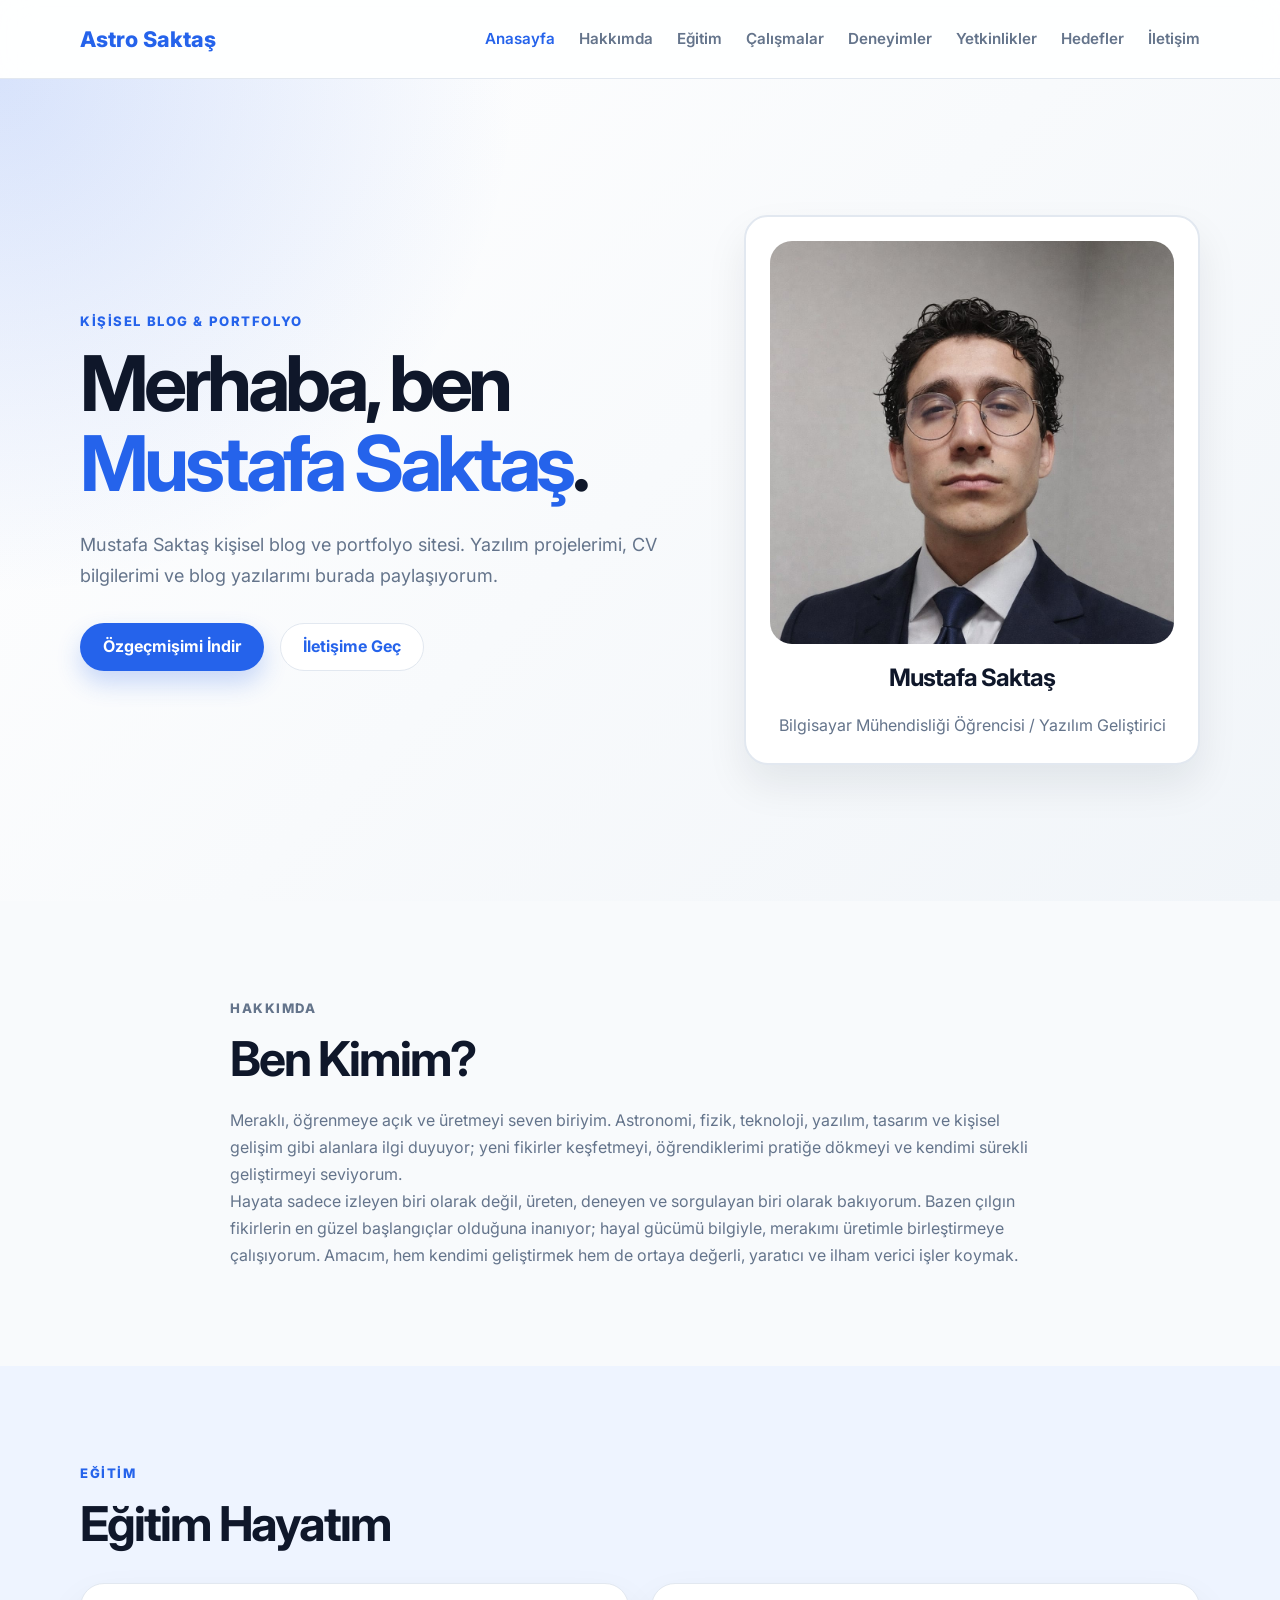
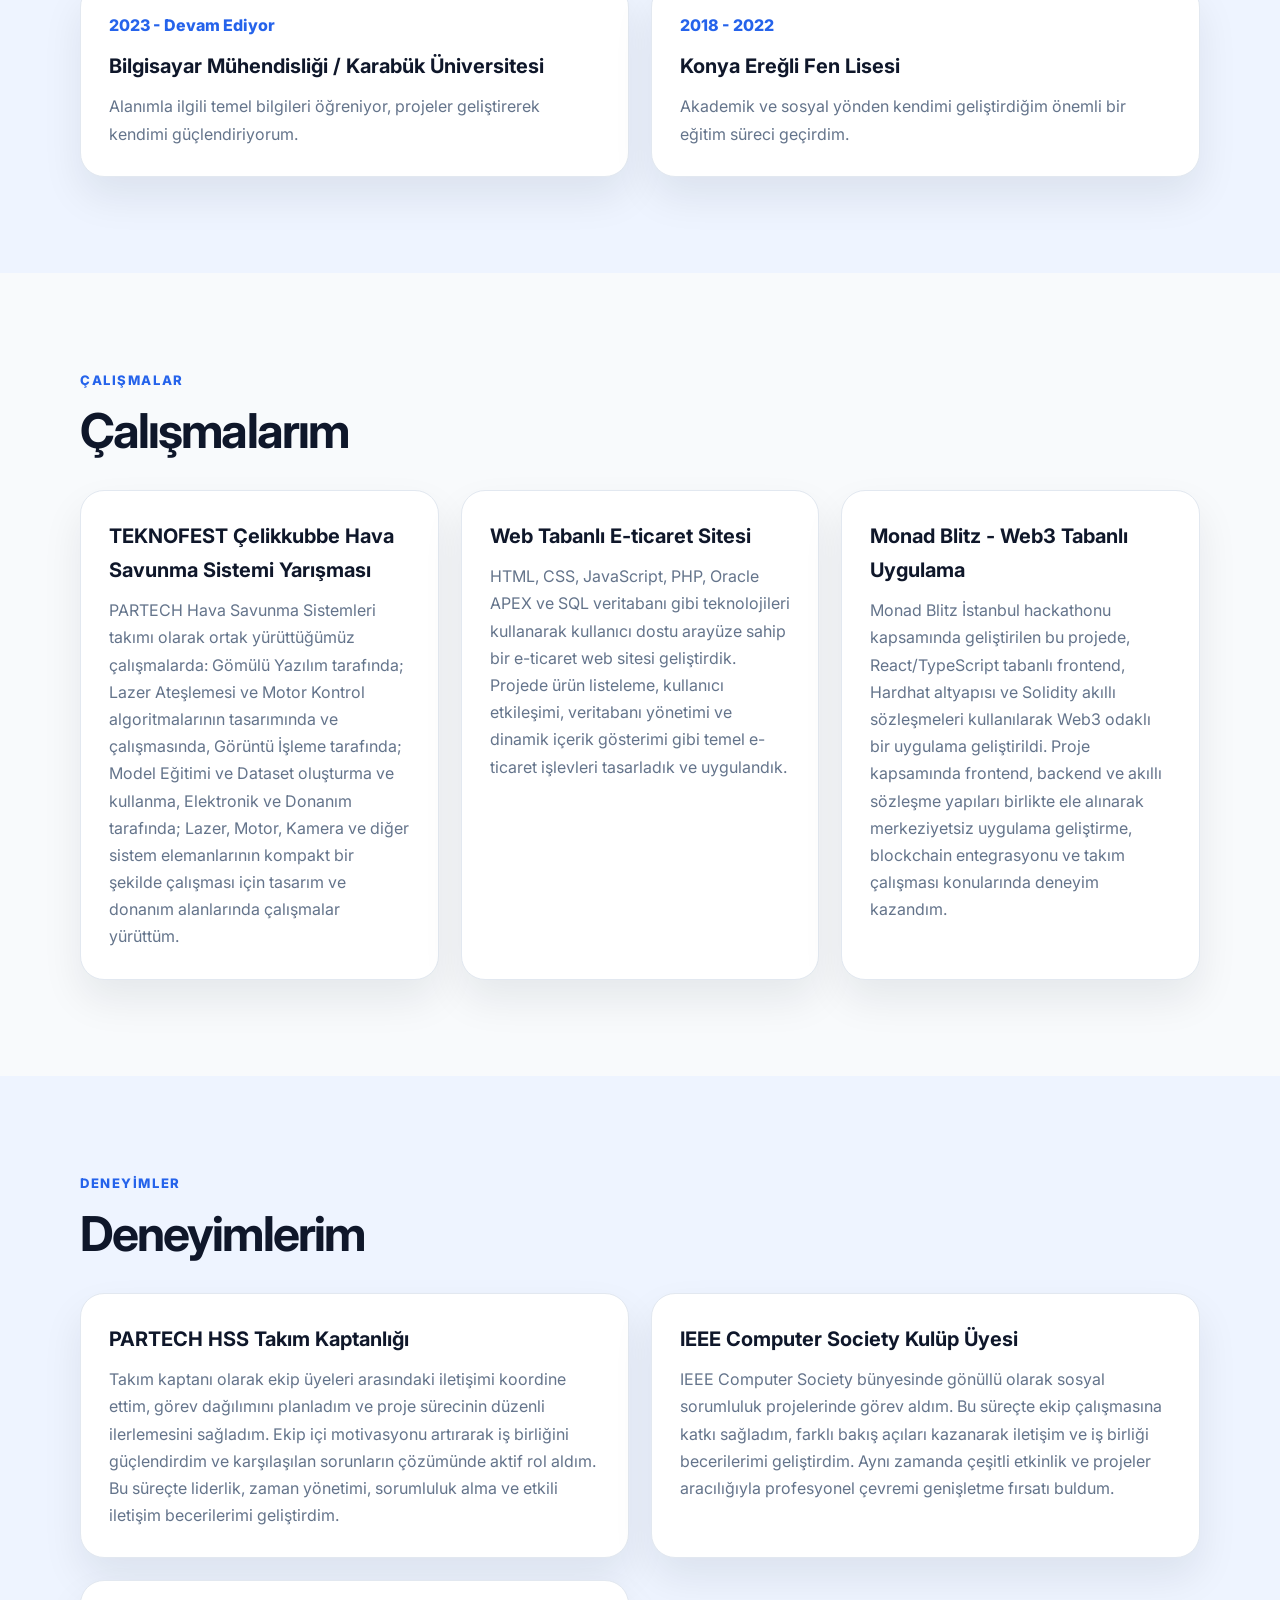
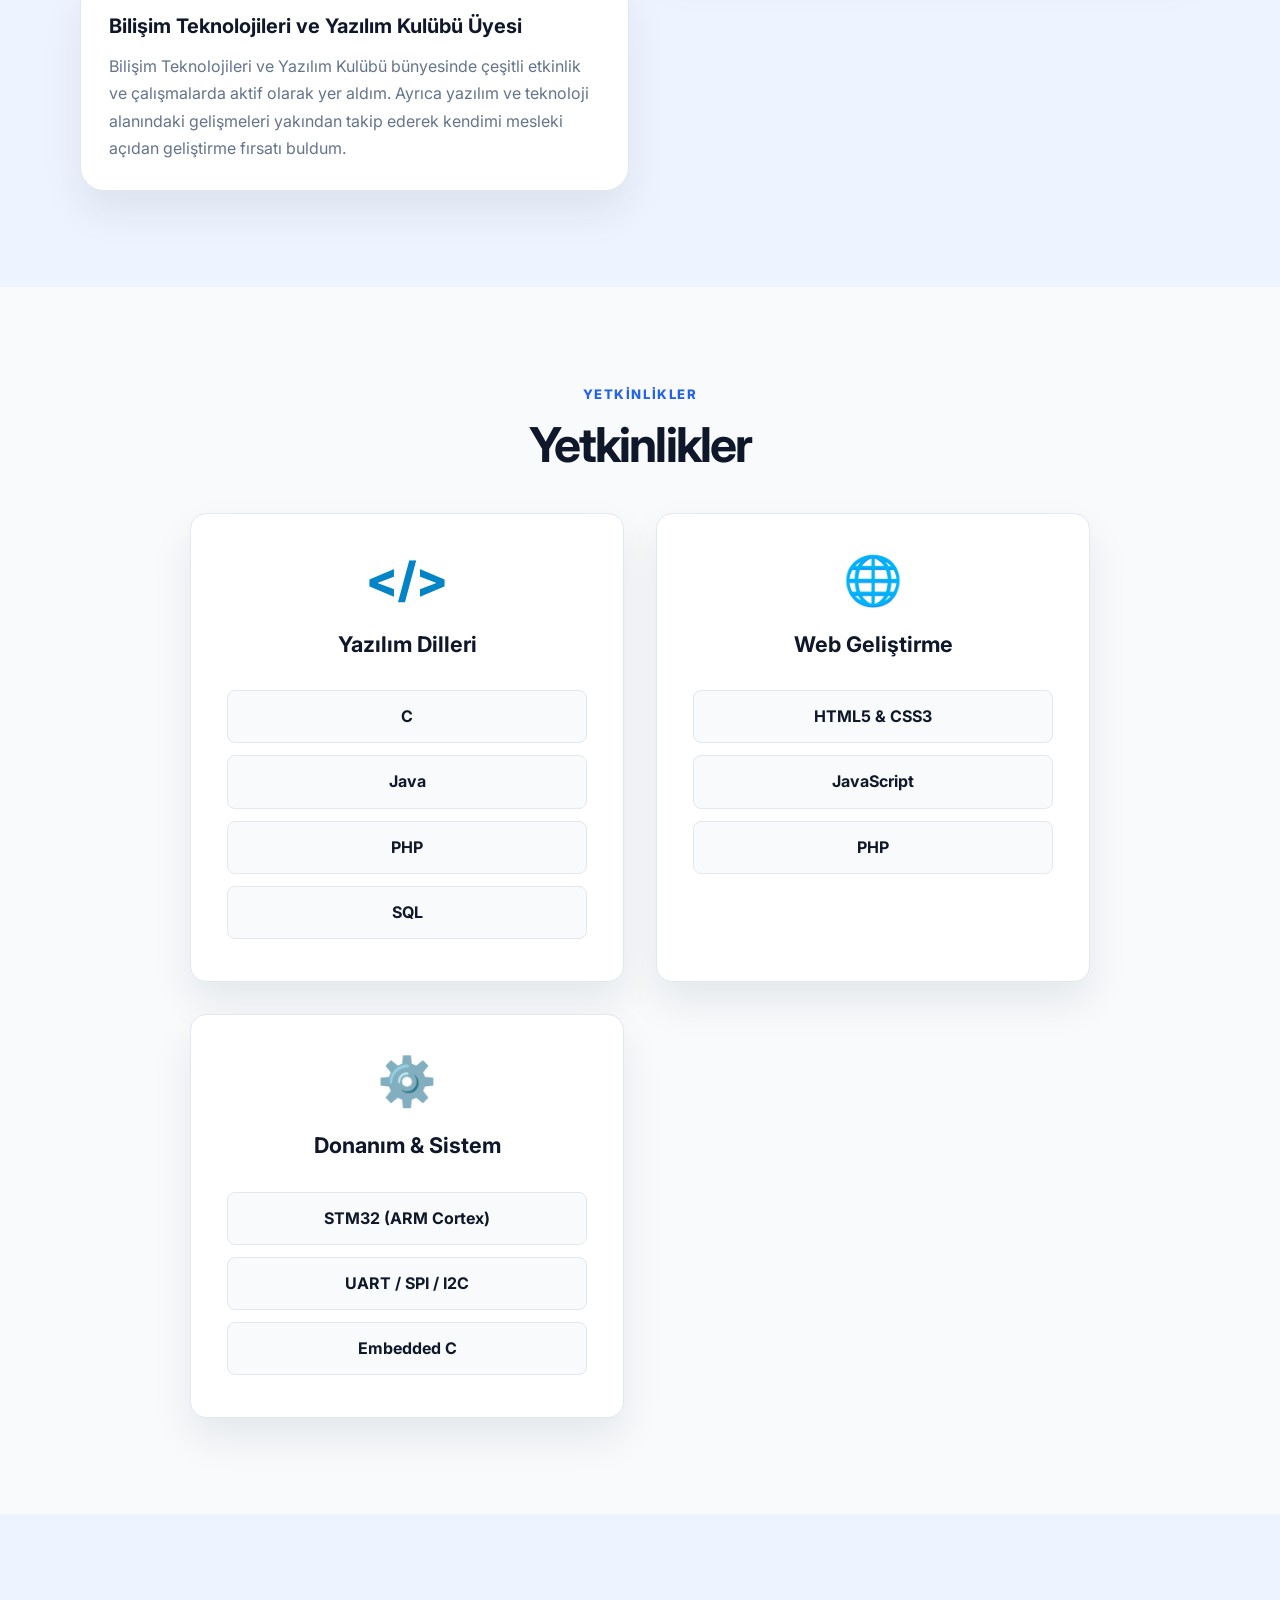
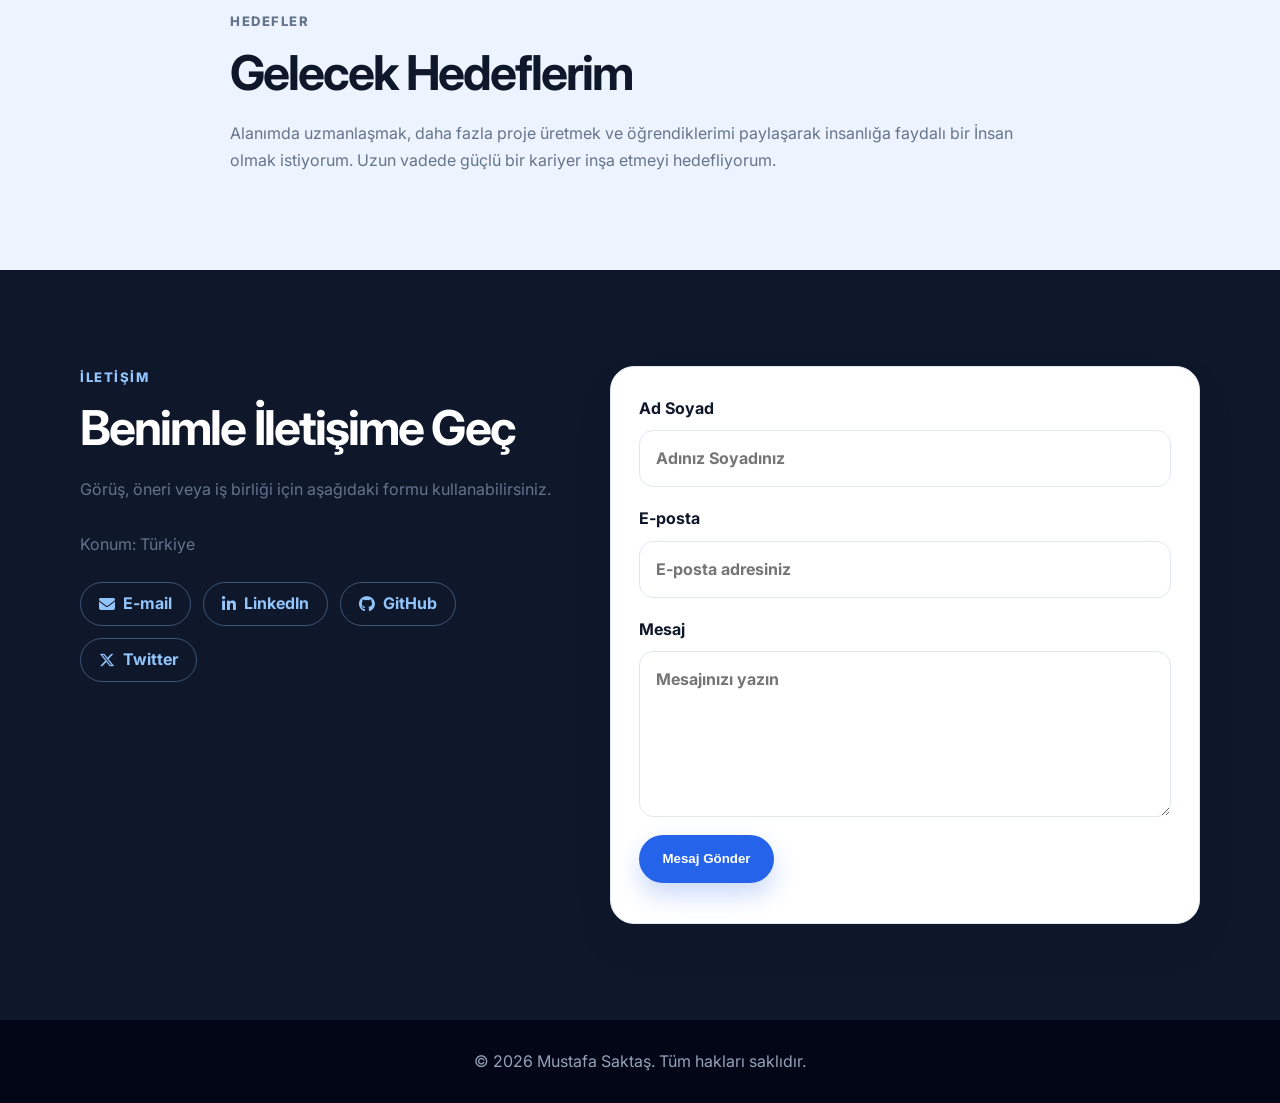
<file: index.html>
<!DOCTYPE html>
<html lang="tr">

<head>
  <meta charset="UTF-8" />
  <meta name="viewport" content="width=device-width, initial-scale=1.0" />

  <title>Mustafa Saktaş | Kişisel Blog ve Portfolyo</title>

  <meta
    name="description"
    content="Mustafa Saktaş'ın kişisel blog ve portfolyo sitesi. Yazılım projeleri, CV, iletişim bilgileri ve kişisel yazıları."
  />
  <meta name="author" content="Mustafa Saktaş" />
  <meta
    name="keywords"
    content="Saktaş, Saktas, Saktaş Site, Saktas Site, Saktaş Website, Saktas Website, Mustafa Saktaş, Mustafa Saktas, MustafaSaktas, MustafaSaktaş, Msaktaş, Msaktas, Mustafa Saktaş blog, Mustafa Saktaş portfolyo, Mustafa Saktaş CV, Astro Saktaş, AstroSaktaş, Astro Saktas, AstroSaktas, yazılım geliştirici, kişisel web sitesi"
  />

  <link rel="canonical" href="https://mustafasaktas.github.io/" />

  <link rel="icon" type="image/png" sizes="512x512" href="assets/img/SaktasFavicon.png" />
  <link rel="apple-touch-icon" sizes="180x180" href="assets/img/SaktasFavicon.png" />
  <link rel="icon" type="image/png" sizes="64x64" href="assets/img/SaktasFavicon.png">
  <link rel="icon" type="image/png" sizes="32x32" href="assets/img/SaktasFavicon.png">
  <link rel="icon" type="image/png" sizes="16x16" href="assets/img/SaktasFavicon.png">
  
  <link rel="stylesheet" href="https://cdnjs.cloudflare.com/ajax/libs/font-awesome/6.5.1/css/all.min.css">

  <meta property="og:title" content="Mustafa Saktaş | Kişisel Blog ve Portfolyo" />
  <meta
    property="og:description"
    content="Mustafa Saktaş'ın kişisel blog ve portfolyo sitesi. Yazılım projeleri, CV, iletişim bilgileri ve kişisel yazıları."
  />
  <meta property="og:url" content="https://mustafasaktas.github.io/" />
  <meta property="og:type" content="website" />
  <meta property="og:site_name" content="Mustafa Saktaş" />

  <script type="application/ld+json">
    {
      "@context": "https://schema.org",
      "@type": "Person",
      "name": "Mustafa Saktaş",
      "alternateName": "Mustafa Saktas",
      "url": "https://mustafasaktas.github.io/",
      "sameAs": [
        "https://github.com/MustafaSaktas",
        "https://www.linkedin.com/in/msaktas/"
      ],
      "jobTitle": "Bilgisayar Mühendisi | Yazılım Geliştirici"
    }
  </script>

  <link rel="stylesheet" href="style.css" />

  <link rel="preconnect" href="https://fonts.googleapis.com" />
  <link rel="preconnect" href="https://fonts.gstatic.com" crossorigin />
  <link
    href="https://fonts.googleapis.com/css2?family=Inter:wght@400;500;600;700;800&display=swap"
    rel="stylesheet"
  />
</head>

<body>
  <header class="site-header">
    <nav class="navbar container">
      <a href="#anasayfa" class="logo">Astro Saktaş</a>

      <button class="menu-btn" id="menuBtn" aria-label="Menüyü Aç/Kapat">
        <span></span>
        <span></span>
        <span></span>
      </button>

      <ul class="nav-links" id="navLinks">
        <li><a href="#anasayfa">Anasayfa</a></li>
        <li><a href="#hakkimda">Hakkımda</a></li>
        <li><a href="#egitim">Eğitim</a></li>
        <li><a href="#calismalar">Çalışmalar</a></li>
        <li><a href="#deneyimler">Deneyimler</a></li>
        <li><a href="#yetkinlikler">Yetkinlikler</a></li>
        <li><a href="#hedefler">Hedefler</a></li>
        <li><a href="#iletisim">İletişim</a></li>
      </ul>
    </nav>
  </header>

  <main>
    <section id="anasayfa" class="hero section">
      <div class="container hero-grid">
        <div class="hero-content reveal">
          <p class="eyebrow">Kişisel Blog & Portfolyo</p>
          <h1>Merhaba, ben <span>Mustafa Saktaş</span>.</h1>
          <p class="hero-text">
            Mustafa Saktaş kişisel blog ve portfolyo sitesi. Yazılım projelerimi,
            CV bilgilerimi ve blog yazılarımı burada paylaşıyorum.
          </p>
          <div class="hero-actions"> 
            <a href="assets/files/CV_Mustafa_Saktaş.pdf" class="btn primary" download>Özgeçmişimi İndir</a>
            <a href="#iletisim" class="btn secondary">İletişime Geç</a>
          </div>
        </div>

        <div class="profile-card reveal">
          <img src="assets/img/MustafaSaktas0.jpeg" alt="Mustafa Saktaş profil fotoğrafı" class="profile-img" />
          <div class="profile-info">
            <h2>Mustafa Saktaş</h2>
            <p>Bilgisayar Mühendisliği Öğrencisi / Yazılım Geliştirici</p>
          </div>
        </div>
      </div>
    </section>

    <section id="hakkimda" class="section">
      <div class="container narrow reveal">
        <p class="section-label">Hakkımda</p>
        <h2>Ben Kimim?</h2>
        <p>
          Meraklı, öğrenmeye açık ve üretmeyi seven biriyim. Astronomi, fizik, teknoloji, yazılım, tasarım ve kişisel gelişim gibi alanlara ilgi duyuyor; yeni fikirler keşfetmeyi, öğrendiklerimi pratiğe dökmeyi ve kendimi sürekli geliştirmeyi seviyorum.
        </p>
        <p> 
          Hayata sadece izleyen biri olarak değil, üreten, deneyen ve sorgulayan biri olarak bakıyorum. Bazen çılgın fikirlerin en güzel başlangıçlar olduğuna inanıyor; hayal gücümü bilgiyle, merakımı üretimle birleştirmeye çalışıyorum. Amacım, hem kendimi geliştirmek hem de ortaya değerli, yaratıcı ve ilham verici işler koymak.
        </p>
      </div>
    </section>

    <section id="egitim" class="section alt-bg">
      <div class="container reveal">
        <p class="section-label">Eğitim</p>
        <h2>Eğitim Hayatım</h2>
        <div class="timeline">
          <article class="timeline-item">
            <span>2023 - Devam Ediyor</span>
            <h3>Bilgisayar Mühendisliği / Karabük Üniversitesi</h3>
            <p>Alanımla ilgili temel bilgileri öğreniyor, projeler geliştirerek kendimi güçlendiriyorum.</p>
          </article>
          <article class="timeline-item">
            <span>2018 - 2022</span>
            <h3>Konya Ereğli Fen Lisesi</h3>
            <p>Akademik ve sosyal yönden kendimi geliştirdiğim önemli bir eğitim süreci geçirdim.</p>
          </article>
        </div>
      </div>
    </section>

    <section id="calismalar" class="section">
      <div class="container reveal">
        <p class="section-label">Çalışmalar</p>
        <h2>Çalışmalarım</h2>
        <div class="cards">
          <article class="card">
            <h3>TEKNOFEST Çelikkubbe Hava Savunma Sistemi Yarışması</h3>
            <p>PARTECH Hava Savunma Sistemleri takımı olarak ortak yürüttüğümüz çalışmalarda:
Gömülü Yazılım tarafında; Lazer Ateşlemesi ve Motor Kontrol algoritmalarının tasarımında ve çalışmasında,
Görüntü İşleme tarafında; Model Eğitimi ve Dataset oluşturma ve kullanma,
Elektronik ve Donanım tarafında; Lazer, Motor, Kamera ve diğer sistem elemanlarının kompakt bir şekilde çalışması için tasarım ve donanım alanlarında çalışmalar yürüttüm.</p>
          </article>
          <article class="card">
            <h3>Web Tabanlı E-ticaret Sitesi</h3>
            <p>HTML, CSS, JavaScript, PHP, Oracle APEX ve SQL veritabanı gibi teknolojileri kullanarak kullanıcı dostu arayüze sahip bir e-ticaret web sitesi geliştirdik. Projede ürün listeleme, kullanıcı etkileşimi, veritabanı yönetimi ve dinamik içerik gösterimi gibi temel e-ticaret işlevleri tasarladık ve uygulandık. </p>
          </article>
          <article class="card">
            <h3>Monad Blitz - Web3 Tabanlı Uygulama</h3>
            <p>Monad Blitz İstanbul hackathonu kapsamında geliştirilen bu projede, React/TypeScript tabanlı frontend, Hardhat altyapısı ve Solidity akıllı sözleşmeleri kullanılarak Web3 odaklı bir uygulama geliştirildi. Proje kapsamında frontend, backend ve akıllı sözleşme yapıları birlikte ele alınarak merkeziyetsiz uygulama geliştirme, blockchain entegrasyonu ve takım çalışması konularında deneyim kazandım.</p>
          </article>
        </div>
      </div>
    </section>

    <section id="deneyimler" class="section alt-bg">
      <div class="container reveal">
        <p class="section-label">Deneyimler</p>
        <h2>Deneyimlerim</h2>
        <div class="experience-list">
          <article>
            <h3>PARTECH HSS Takım Kaptanlığı</h3>
            <p>Takım kaptanı olarak ekip üyeleri arasındaki iletişimi koordine ettim, görev dağılımını planladım ve proje sürecinin düzenli ilerlemesini sağladım. Ekip içi motivasyonu artırarak iş birliğini güçlendirdim ve karşılaşılan sorunların çözümünde aktif rol aldım. Bu süreçte liderlik, zaman yönetimi, sorumluluk alma ve etkili iletişim becerilerimi geliştirdim.</p>
          </article>
          <article>
            <h3>IEEE Computer Society Kulüp Üyesi</h3>
            <p>IEEE Computer Society bünyesinde gönüllü olarak sosyal sorumluluk projelerinde görev aldım. Bu süreçte ekip çalışmasına katkı sağladım, farklı bakış açıları kazanarak iletişim ve iş birliği becerilerimi geliştirdim. Aynı zamanda çeşitli etkinlik ve projeler aracılığıyla profesyonel çevremi genişletme fırsatı buldum.</p>
          </article>
          <article>
            <h3>Bilişim Teknolojileri ve Yazılım Kulübü Üyesi</h3>
            <p>Bilişim Teknolojileri ve Yazılım Kulübü bünyesinde çeşitli etkinlik ve çalışmalarda aktif olarak yer aldım. Ayrıca yazılım ve teknoloji alanındaki gelişmeleri yakından takip ederek kendimi mesleki açıdan geliştirme fırsatı buldum.</p>
          </article>
        </div>
      </div>
    </section>

    <section id="yetkinlikler" class="section skills-section">
      <div class="container reveal">
        <p class="section-label">Yetkinlikler</p>
        <h2>Yetkinlikler</h2>
      
        <div class="skills-grid">
          <article class="skill-card">
            <div class="skill-icon">&lt;/&gt;</div>
            <h3>Yazılım Dilleri</h3>
          
            <div class="skill-list">
              <span>C</span>
              <span>Java</span>
              <span>PHP</span>
              <span>SQL</span>
            </div>
          </article>
        
          <article class="skill-card">
            <div class="skill-icon">🌐</div>
            <h3>Web Geliştirme</h3>
          
            <div class="skill-list">
              <span>HTML5 & CSS3</span>
              <span>JavaScript</span>
              <span>PHP</span>
            </div>
          </article>
        
          <article class="skill-card">
            <div class="skill-icon">⚙️</div>
            <h3>Donanım & Sistem</h3>
          
            <div class="skill-list">
              <span>STM32 (ARM Cortex)</span>
              <span>UART / SPI / I2C</span>
              <span>Embedded C</span>
            </div>
          </article>
        </div>
      </div>
    </section>

    <section id="hedefler" class="section alt-bg">
      <div class="container narrow reveal">
        <p class="section-label">Hedefler</p>
        <h2>Gelecek Hedeflerim</h2>
        <p>
          Alanımda uzmanlaşmak, daha fazla proje üretmek ve öğrendiklerimi paylaşarak insanlığa faydalı bir İnsan olmak istiyorum. Uzun vadede güçlü bir kariyer inşa etmeyi hedefliyorum.
        </p>
      </div>
    </section>

    <section id="iletisim" class="section contact-section">
      <div class="container contact-grid reveal">
        <div>
          <p class="section-label">İletişim</p>
          <h2>Benimle İletişime Geç</h2>
          <p>Görüş, öneri veya iş birliği için aşağıdaki formu kullanabilirsiniz.</p>
          <div class="contact-info">
            <p>Konum: Türkiye</p>
          </div>

          <div class="contact-links">

            <a href="mailto:msaktas42@hotmail.com" class="contact-btn">
              <i class="fa-solid fa-envelope"></i>
              E-mail
            </a>
            

            <a href="https://www.linkedin.com/in/msaktas" class="contact-btn" target="_blank" rel="noopener noreferrer">
              <i class="fa-brands fa-linkedin-in"></i>
              LinkedIn
            </a>

            <a href="https://github.com/MustafaSaktas" class="contact-btn" target="_blank" rel="noopener noreferrer">
              <i class="fa-brands fa-github"></i>
              GitHub
            </a>

            <a href="https://x.com/m_Saktas" class="contact-btn" target="_blank" rel="noopener noreferrer">
              <i class="fa-brands fa-x-twitter"></i>
              Twitter
            </a>

          </div>
        </div>

        <form class="contact-form" id="contactForm">
          <label>
            Ad Soyad
            <input type="text" name="name" placeholder="Adınız Soyadınız" required />
          </label>
          <label>
            E-posta
            <input type="email" name="email" placeholder="E-posta adresiniz" required />
          </label>
          <label>
            Mesaj
            <textarea name="message" rows="5" placeholder="Mesajınızı yazın" required></textarea>
          </label>
          <button type="submit" class="btn primary">Mesaj Gönder</button>
          <p class="form-message" id="formMessage"></p>
        </form>
      </div>
    </section>
  </main>

  <footer class="footer">
    <div class="container">
      <p>© <span id="year"></span> Mustafa Saktaş. Tüm hakları saklıdır.</p>
    </div>
  </footer>

  <script src="script.js"></script>
</body>
</html>
</file>
<file: style.css>
:root {
  --bg: #f8fafc;
  --surface: #ffffff;
  --text: #0f172a;
  --muted: #64748b;
  --primary: #2563eb;
  --primary-dark: #1d4ed8;
  --border: #e2e8f0;
  --shadow: 0 20px 40px rgba(15, 23, 42, 0.08);
  --radius: 24px;
}

* {
  box-sizing: border-box;
  margin: 0;
  padding: 0;
}

html {
  scroll-behavior: smooth;
}

body {
  font-family: "Inter", Arial, sans-serif;
  background: var(--bg);
  color: var(--text);
  line-height: 1.7;
}

img {
  max-width: 100%;
  display: block;
}

a {
  color: inherit;
  text-decoration: none;
}

.container {
  width: min(1120px, 92%);
  margin: 0 auto;
}

.narrow {
  max-width: 820px;
}

.section {
  padding: 96px 0;
}

.alt-bg {
  background: #eef4ff;
}

.site-header {
  position: sticky;
  top: 0;
  z-index: 100;
  background: rgba(255, 255, 255, 0.86);
  backdrop-filter: blur(16px);
  border-bottom: 1px solid var(--border);
}

.navbar {
  min-height: 78px;
  display: flex;
  align-items: center;
  justify-content: space-between;
}

.logo {
  font-weight: 800;
  font-size: 1.35rem;
  color: var(--primary);
}

.nav-links {
  list-style: none;
  display: flex;
  align-items: center;
  gap: 24px;
}

.nav-links a {
  font-size: 0.95rem;
  font-weight: 600;
  color: var(--muted);
  transition: color 0.2s ease;
}

.nav-links a:hover,
.nav-links a.active {
  color: var(--primary);
}

.menu-btn {
  display: none;
  flex-direction: column;
  gap: 5px;
  border: 0;
  background: transparent;
  cursor: pointer;
}

.menu-btn span {
  width: 28px;
  height: 3px;
  border-radius: 999px;
  background: var(--text);
}

.hero {
  min-height: calc(100vh - 78px);
  display: flex;
  align-items: center;
  background:
    radial-gradient(circle at top left, rgba(37, 99, 235, 0.18), transparent 34%),
    linear-gradient(135deg, #ffffff 0%, #f1f5f9 100%);
}

.hero-grid {
  display: grid;
  grid-template-columns: 1.15fr 0.85fr;
  gap: 48px;
  align-items: center;
}

.eyebrow,
.section-label {
  color: var(--primary);
  font-weight: 800;
  text-transform: uppercase;
  letter-spacing: 0.12em;
  font-size: 0.82rem;
  margin-bottom: 12px;
}

.hero h1 {
  font-size: clamp(2.4rem, 6vw, 5rem);
  line-height: 1.05;
  letter-spacing: -0.06em;
  margin-bottom: 24px;
}

.hero h1 span {
  color: var(--primary);
}

.hero-text {
  color: var(--muted);
  font-size: 1.13rem;
  max-width: 620px;
  margin-bottom: 32px;
}

.hero-actions {
  display: flex;
  gap: 16px;
  flex-wrap: wrap;
}

.btn {
  display: inline-flex;
  align-items: center;
  justify-content: center;
  min-height: 48px;
  padding: 0 22px;
  border-radius: 999px;
  font-weight: 700;
  border: 1px solid transparent;
  cursor: pointer;
  transition: transform 0.2s ease, box-shadow 0.2s ease, background 0.2s ease;
}

.btn:hover {
  transform: translateY(-2px);
}

.btn.primary {
  color: #ffffff;
  background: var(--primary);
  box-shadow: 0 12px 24px rgba(37, 99, 235, 0.24);
}

.btn.primary:hover {
  background: var(--primary-dark);
}

.btn.secondary {
  background: #ffffff;
  color: var(--primary);
  border-color: var(--border);
}

.profile-card {
  background: var(--surface);
  border: 2px solid var(--border);
  border-radius: var(--radius);
  padding: 24px;
  box-shadow: var(--shadow);
  text-align: center;
}

.profile-img {
  width: 100%;
  aspect-ratio: 1 / 1;
  object-fit: cover;
  border-radius: 22px;
  background: #dbeafe;
}

.profile-info {
  padding-top: 20px;
}

.profile-info h2 {
  font-size: 1.5rem;
}

.profile-info p {
  color: var(--muted);
}

h2 {
  font-size: clamp(2rem, 4vw, 3rem);
  line-height: 1.15;
  letter-spacing: -0.04em;
  margin-bottom: 20px;
}

.timeline,
.cards,
.experience-list {
  display: grid;
  gap: 22px;
  margin-top: 32px;
}

.timeline {
  grid-template-columns: repeat(2, 1fr);
}

.cards {
  grid-template-columns: repeat(3, 1fr);
}

.experience-list {
  grid-template-columns: repeat(2, 1fr);
}

.timeline-item,
.card,
.experience-list article,
.contact-form {
  background: var(--surface);
  border: 1px solid var(--border);
  border-radius: var(--radius);
  padding: 28px;
  box-shadow: var(--shadow);
}

.timeline-item span {
  display: inline-block;
  color: var(--primary);
  font-weight: 800;
  margin-bottom: 10px;
}

.card h3,
.timeline-item h3,
.experience-list h3 {
  margin-bottom: 10px;
  font-size: 1.25rem;
}

.card p,
.timeline-item p,
.experience-list p,
.narrow p,
.contact-grid p {
  color: var(--muted);
}

.contact-section {
  background: #0f172a;
  color: #ffffff;
}

.contact-section .section-label,
.contact-section a {
  color: #93c5fd;
}

.contact-grid {
  display: grid;
  grid-template-columns: 0.9fr 1.1fr;
  gap: 48px;
  align-items: start;
}

.contact-info {
  list-style: none;
  margin-top: 28px;
  display: grid;
  gap: 12px;
  color: #cbd5e1;
}

.contact-form {
  color: var(--text);
}

.contact-form label {
  display: grid;
  gap: 8px;
  font-weight: 700;
  margin-bottom: 18px;
}

.contact-links {
  display: flex;
  flex-wrap: wrap;
  gap: 12px;
  margin-top: 24px;
}

.contact-btn {
  display: inline-flex;
  align-items: center;
  justify-content: center;
  gap: 8px;
  min-height: 44px;
  padding: 0 18px;
  border-radius: 999px;
  border: 1px solid rgba(147, 197, 253, 0.35);
  color: #93c5fd;
  font-weight: 700;
  transition: transform 0.25s ease, background 0.25s ease, color 0.25s ease, border-color 0.25s ease, box-shadow 0.25s ease;
}

.contact-btn i {
  font-size: 1rem;
}

.contact-btn:hover {
  transform: translateY(-3px);
  background: #2563eb;
  color: #ffffff;
  border-color: #2563eb;
  box-shadow: 0 12px 24px rgba(37, 99, 235, 0.28);
}

input,
textarea {
  width: 100%;
  border: 1px solid var(--border);
  border-radius: 14px;
  padding: 14px 16px;
  font: inherit;
  outline: none;
  transition: border 0.2s ease, box-shadow 0.2s ease;
}

input:focus,
textarea:focus {
  border-color: var(--primary);
  box-shadow: 0 0 0 4px rgba(37, 99, 235, 0.12);
}

.form-message {
  margin-top: 12px;
  color: var(--primary) !important;
  font-weight: 700;
}

.footer {
  padding: 28px 0;
  background: #020617;
  color: #94a3b8;
  text-align: center;
}

.reveal {
  opacity: 0;
  transform: translateY(24px);
  transition: opacity 0.7s ease, transform 0.7s ease;
}

.reveal.visible {
  opacity: 1;
  transform: translateY(0);
}

@media (max-width: 900px) {
  .menu-btn {
    display: flex;
  }

  .nav-links {
    position: absolute;
    top: 78px;
    left: 0;
    right: 0;
    padding: 24px;
    background: #ffffff;
    border-bottom: 1px solid var(--border);
    flex-direction: column;
    align-items: flex-start;
    transform: translateY(-130%);
    opacity: 0;
    pointer-events: none;
    transition: 0.25s ease;
  }

  .nav-links.open {
    transform: translateY(0);
    opacity: 1;
    pointer-events: auto;
  }

  .hero-grid,
  .contact-grid,
  .timeline,
  .cards,
  .experience-list {
    grid-template-columns: 1fr;
  }

  .hero {
    padding-top: 56px;
  }
}

@media (max-width: 560px) {
  .section {
    padding: 72px 0;
  }

  .hero-actions {
    flex-direction: column;
  }

  .btn {
    width: 100%;
  }
}

.card,
.timeline-item,
.experience-list article,
.profile-card,
.skill-card {
  transition: transform 0.25s ease, box-shadow 0.25s ease, border-color 0.25s ease;
}

.card:hover,
.timeline-item:hover,
.experience-list article:hover,
.profile-card:hover,
.skill-card:hover {
  transform: translateY(-8px);
  border-color: rgba(37, 99, 235, 0.45);
  box-shadow: 0 24px 50px rgba(37, 99, 235, 0.14);
}

.skills-section {
  background: #f8fafc;
}

.skills-section h2,
.skills-section .section-label {
  text-align: center;
}

.skills-grid {
  display: grid;
  grid-template-columns: repeat(2, minmax(260px, 1fr));
  gap: 32px;
  margin-top: 40px;
  max-width: 900px;
  margin-left: auto;
  margin-right: auto;
}

.skill-card {
  background: var(--surface);
  border: 1px solid var(--border);
  border-radius: 16px;
  padding: 42px 36px;
  text-align: center;
  box-shadow: var(--shadow);
}

.skill-icon {
  color: #0284c7;
  font-size: 3rem;
  line-height: 1;
  margin-bottom: 22px;
  font-weight: 800;
}

.skill-card h3 {
  font-size: 1.35rem;
  margin-bottom: 28px;
  color: var(--text);
}

.skill-list {
  display: grid;
  gap: 12px;
}

.skill-list span {
  display: block;
  padding: 12px 16px;
  border: 1px solid var(--border);
  border-radius: 8px;
  background: #f8fafc;
  color: var(--text);
  font-weight: 700;
  transition: transform 0.25s ease, color 0.25s ease, border-color 0.25s ease, background 0.25s ease;
}

.skill-list span:hover {
  color: var(--primary);
  border-color: rgba(37, 99, 235, 0.6);
  background: #eff6ff;
  transform: translateY(-2px);
}

.skill-card:nth-child(3) {
  grid-column: 1 / 2;
}

@media (max-width: 768px) {
  .skills-grid {
    grid-template-columns: 1fr;
  }

  .skill-card:nth-child(3) {
    grid-column: auto;
  }

  .skill-card {
    padding: 34px 24px;
  }
}
</file>
